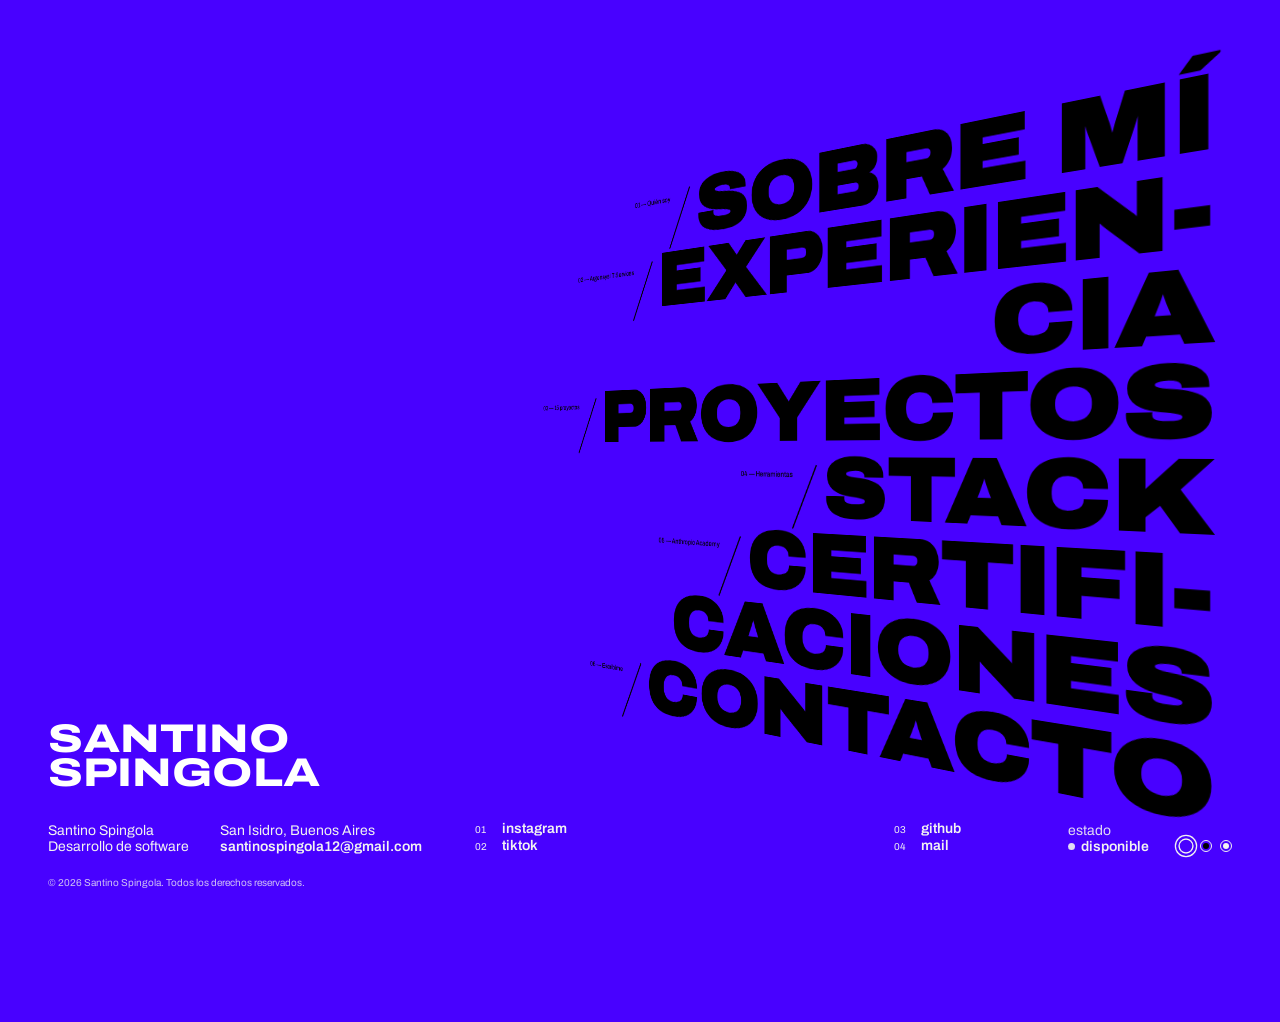
<file: index.html>
<!DOCTYPE html>
<html lang="es" class="no-js">

<head>
  <meta charset="UTF-8">
  <meta name="viewport" content="width=device-width, initial-scale=1.0">
  <title>Santino Spingola — Desarrollo de software y arquitectura de sistemas</title>
  <meta name="description"
    content="Santino Spingola, desarrollador de software. Diseño y construyo sistemas de punta a punta: arquitectura, desarrollo, despliegue y operación en producción.">
  <meta name="theme-color" content="#4801FF" id="theme-color">

  <!-- Open Graph — cómo se ve al compartir el link -->
  <meta property="og:type" content="website">
  <meta property="og:title" content="Santino Spingola — Desarrollo de software y arquitectura de sistemas">
  <meta property="og:description"
    content="Diseño y construyo sistemas de punta a punta: arquitectura, desarrollo, despliegue y operación en producción.">
  <meta property="og:locale" content="es_AR">
  <meta name="twitter:card" content="summary_large_image">

  <script>
    document.documentElement.classList.remove('no-js');
    // Aplica el modo de color guardado antes de pintar, para evitar el parpadeo
    try {
      var m = localStorage.getItem('color-mode');
      if (m === 'night' || m === 'light') document.documentElement.dataset.mode = m;
    } catch (e) {}
  </script>

  <link rel="preconnect" href="https://fonts.googleapis.com">
  <link rel="preconnect" href="https://fonts.gstatic.com" crossorigin>
  <link href="https://fonts.googleapis.com/css2?family=Archivo:wdth,wght@62..125,400..900&display=swap"
    rel="stylesheet">
  <link rel="stylesheet" href="styles/main.css">
</head>

<body class="intro">

  <a href="#work" class="skip-link">Saltar al contenido</a>

  <!-- LOGO -->
  <a href="#" class="logo" id="logo" aria-label="Santino Spingola — inicio">
    <span class="slide"><span>Santino</span></span>
    <span class="slide"><span>Spingola</span></span>
  </a>

  <!-- SECCIONES -->
  <main class="stage" id="work">
    <h1 class="sr-only">Santino Spingola — Desarrollo de software y arquitectura de sistemas.</h1>
    <ul class="projects" id="projects">
      <li class="project"><div class="project-box"><a href="#sobre-mi" data-info="01 — Quién soy">Sobre mí</a></div></li>
      <li class="project"><div class="project-box"><a href="#experiencia" data-info="02 — Argensys IT Services">Experien-<br>cia</a></div></li>
      <li class="project"><div class="project-box"><a href="#proyectos" data-info="03 — 15 proyectos">Proyectos</a></div></li>
      <li class="project"><div class="project-box"><a href="#stack" data-info="04 — Herramientas">Stack</a></div></li>
      <li class="project"><div class="project-box"><a href="#certificaciones" data-info="05 — Anthropic Academy">Certifi-<br>caciones</a></div></li>
      <li class="project"><div class="project-box"><a href="#contacto" data-info="06 — Escribime">Contacto</a></div></li>
    </ul>
  </main>

  <!-- INFO / NAV -->
  <footer class="info" id="info">
    <ul class="info-col">
      <li>Santino Spingola</li>
      <li>Desarrollo de software</li>
    </ul>
    <ul class="info-col">
      <li>San Isidro, Buenos Aires</li>
      <li><a href="mailto:santinospingola12@gmail.com"><strong>santinospingola12@gmail.com</strong></a></li>
    </ul>
    <nav class="info-col info-nav" aria-label="Redes">
      <ul>
        <li><a href="https://www.instagram.com/spingola.ai/" target="_blank" rel="noopener"><span>01</span> <strong>instagram</strong></a></li>
        <li><a href="https://www.tiktok.com/@spingola.software" target="_blank" rel="noopener"><span>02</span> <strong>tiktok</strong></a></li>
      </ul>
    </nav>
    <nav class="info-col info-social" aria-label="Contacto directo">
      <ul>
        <li><a href="https://github.com/SantinoSpingola/" target="_blank" rel="noopener"><span>03</span> <strong>github</strong></a></li>
        <li><a href="mailto:santinospingola12@gmail.com"><span>04</span> <strong>mail</strong></a></li>
      </ul>
    </nav>
    <div class="info-col info-status">
      <span>estado</span>
      <strong><span class="live-dot" aria-hidden="true"></span>disponible</strong>
    </div>
    <div class="modes" role="group" aria-label="Modo de color">
      <button type="button" class="mode" data-mode="ultra" aria-label="Modo ultra (violeta)"></button>
      <button type="button" class="mode" data-mode="night" aria-label="Modo noche"></button>
      <button type="button" class="mode" data-mode="light" aria-label="Modo claro"></button>
    </div>
    <p class="copyright">© 2026 Santino Spingola. Todos los derechos reservados.</p>
  </footer>

  <!-- PANEL — secciones y casos -->
  <div class="panel" id="panel" role="dialog" aria-modal="true" aria-label="Detalle">
    <div class="panel-top">
      <a href="#" class="panel-logo" data-close aria-label="Volver al inicio">
        <span>Santino</span><span>Spingola</span>
      </a>
      <nav class="panel-nav" aria-label="Secciones">
        <a href="#sobre-mi" class="nav-link"><span>01</span> <strong>sobre mí</strong></a>
        <a href="#proyectos" class="nav-link"><span>02</span> <strong>proyectos</strong></a>
        <a href="#contacto" class="nav-link"><span>03</span> <strong>contacto</strong></a>
      </nav>
      <button type="button" class="panel-close" id="panel-close" data-close aria-label="Cerrar"></button>
    </div>

    <!-- SOBRE MÍ -->
    <article class="sheet" id="sobre-mi" data-title="Sobre mí">
      <div class="sheet-lead">
        <p class="kicker">01 — Sobre mí</p>
        <h2 class="case-title">Sobre mí</h2>
        <h3 class="lead">Diseño y construyo sistemas de punta a punta: entiendo el problema, defino la arquitectura, lo
          desarrollo, lo despliego y lo mantengo en producción.</h3>
        <p>Santino Spingola, desarrollador de software. Programo desde los 15 años. A los 18, al egresar de un
          secundario técnico, empecé a trabajar para empresas construyendo e integrando sus sistemas. Hoy trabajo en
          Argensys IT Services y desarrollo proyectos propios con Spingola.</p>
      </div>
      <div class="sheet-col">
        <section class="block">
          <h5>Enfoque</h5>
          <p>Mi foco está en crear: sistemas y aplicaciones que funcionan en producción, con usuarios reales resolviendo
            problemas concretos. La IA me permite construir más rápido. El criterio técnico que formé en estos años es lo
            que hace que cada solución funcione en la operación diaria y genere un ahorro de tiempo real.</p>
        </section>
        <section class="block">
          <h5>Cómo trabajo</h5>
          <ul>
            <li>Relevo el proceso con las áreas que lo van a usar.</li>
            <li>Defino la arquitectura, desarrollo y despliego.</li>
            <li>Capacito al equipo y dejo todo documentado para que no dependa de mí.</li>
          </ul>
        </section>
        <section class="block">
          <h5>Disponibilidad</h5>
          <h6>Nuevos proyectos —</h6>
          <p>Trabajo remoto, con clientes de cualquier ubicación.</p>
        </section>
      </div>
      <div class="sheet-col">
        <section class="block">
          <h5>En números</h5>
          <ul class="numbers">
            <li><strong>25+</strong> proyectos desarrollados</li>
            <li><strong>6</strong> empresas cliente</li>
            <li><strong>18</strong> automatizaciones e integraciones</li>
          </ul>
        </section>
        <section class="block">
          <h5>Hablemos</h5>
          <p>Si tu equipo pierde horas en un proceso manual, contame cuál es y vemos cómo automatizarlo.</p>
          <p class="gap"><a class="u" href="#contacto"><strong>Contacto →</strong></a><br>
            <a class="u" href="#proyectos"><strong>Ver proyectos →</strong></a></p>
        </section>
      </div>
    </article>

    <!-- EXPERIENCIA -->
    <article class="sheet" id="experiencia" data-title="Experiencia">
      <div class="sheet-lead">
        <p class="kicker">02 — Experiencia · Abr 2025 — Presente</p>
        <h2 class="case-title">Argensys</h2>
        <h3 class="lead">AI Engineer independiente para Argensys IT Services: diseño e implemento integraciones,
          automatizaciones y agentes de IA para sus empresas clientes, desde la auditoría del proceso hasta la puesta en
          producción.</h3>
        <p>Me reúno con cada cliente, audito sus procesos y propongo oportunidades de automatización. Cuando la empresa
          ya llega con una idea, la bajo a una solución concreta y la implemento.</p>
      </div>
      <div class="sheet-col">
        <section class="block">
          <h5>Integraciones</h5>
          <h6>Bitrix24 ↔ BAS —</h6>
          <p>Integración bidireccional que automatiza el alta de clientes, con middleware y backend propios sobre la
            API de BAS.</p>
          <h6>Bitrix24 ↔ Bejerman —</h6>
          <p>Procesamiento automático de notas de pedido vía SOAP, con middleware y backend propios. Les ahorra horas
            de carga manual a los comerciales.</p>
          <p><a class="u" href="#crm-erp"><strong>Ver caso →</strong></a></p>
          <h6>Bitrix24 de punta a punta —</h6>
          <p>API, embudos de venta, automatizaciones y configuración completa de la plataforma para cada cliente.</p>
          <p><a class="u" href="#bitrix24"><strong>Ver caso →</strong></a></p>
        </section>
        <section class="block">
          <h5>Sistemas y APIs que integré</h5>
          <h6>Gestión comercial y ERP —</h6>
          <p>Bitrix24 REST API · Bejerman (SOAP) · BAS API · ARCA (factura electrónica) · Hotmart</p>
          <h6>Mensajería y atención —</h6>
          <p>WhatsApp Business API · Telegram API · Email · contact centers externos</p>
          <h6>IA y datos —</h6>
          <p>Claude API · Gemini API · Groq · OpenRouter · DeepSeek · Google Maps API</p>
          <h6>Automatización —</h6>
          <p>n8n · Webhooks · middleware propio en Node.js</p>
          <h6>Lenguajes full stack —</h6>
          <p>Python · JavaScript · TypeScript · Node.js · PHP · SQL</p>
        </section>
      </div>
      <div class="sheet-col">
        <section class="block">
          <h5>Automatización e IA</h5>
          <h6>Contact centers con agentes de IA —</h6>
          <p>Integré Bitrix24 con contact centers externos y automaticé la gestión de conversaciones con leads por
            WhatsApp mediante agentes de IA.</p>
          <p><a class="u" href="#contact-center"><strong>Ver caso →</strong></a></p>
          <h6>Notificaciones automáticas —</h6>
          <p>Avisos por mail y WhatsApp disparados desde Bitrix24 y orquestados con n8n.</p>
          <p><a class="u" href="#notificaciones"><strong>Ver caso →</strong></a></p>
          <h6>Contenido con IA —</h6>
          <p>Sistema de creación y edición automática de contenido con IA integrada, desarrollado para Argensys.</p>
          <p><a class="u" href="#content-studio"><strong>Ver caso →</strong></a></p>
          <h6>Prospección automática —</h6>
          <p>Sistemas que detectan empresas prospecto a partir de Google Maps y las califican con IA.</p>
          <p><a class="u" href="#prospeccion"><strong>Ver caso →</strong></a></p>
        </section>
        <section class="block">
          <h5>Proceso con cada cliente</h5>
          <ul>
            <li>Reunión inicial y auditoría de procesos.</li>
            <li>Propuesta de automatización o diseño de la idea del cliente.</li>
            <li>Desarrollo, puesta en producción y capacitación.</li>
          </ul>
        </section>
      </div>
    </article>

    <!-- PROYECTOS -->
    <article class="sheet" id="proyectos" data-title="Proyectos">
      <div class="sheet-lead">
        <p class="kicker">03 — Proyectos</p>
        <h2 class="case-title">Proyectos</h2>
        <h3 class="lead">Sistemas en producción, integraciones y automatizaciones, para empresas clientes y como
          productos propios.</h3>
        <p>Cada caso cuenta el problema, la solución, las decisiones técnicas y el resultado. El código que puedo
          compartir está en GitHub, con su documentación.</p>
        <p class="links"><a class="u" href="https://github.com/SantinoSpingola/" target="_blank" rel="noopener"><strong>Ver mi GitHub →</strong></a></p>
      </div>
      <div class="sheet-col">
        <section class="block">
          <h5>Para clientes · Argensys</h5>
          <ul class="index">
            <li><a href="#crm-erp"><span>01</span><strong>CRM × ERP</strong><em>Bitrix24 con Bejerman y BAS</em></a></li>
            <li><a href="#contact-center"><span>02</span><strong>Contact center con IA</strong><em>Agentes de IA en WhatsApp</em></a></li>
            <li><a href="#notificaciones"><span>03</span><strong>Notificaciones automáticas</strong><em>Mail y WhatsApp con n8n</em></a></li>
            <li><a href="#bitrix24"><span>04</span><strong>Bitrix24 a medida</strong><em>API, embudos y automatizaciones</em></a></li>
            <li><a href="#content-studio"><span>05</span><strong>Content Studio</strong><em>Contenido automático con IA</em></a></li>
            <li><a href="#prospeccion"><span>06</span><strong>Prospección B2B</strong><em>Google Maps + scoring con IA</em></a></li>
          </ul>
        </section>
      </div>
      <div class="sheet-col">
        <section class="block">
          <h5>Sistemas en producción</h5>
          <ul class="index">
            <li><a href="#orbita"><span>07</span><strong>Órbita</strong><em>CRM comercial multi-tenant</em></a></li>
            <li><a href="#aula"><span>08</span><strong>Aula</strong><em>Plataforma de cursos autoalojada</em></a></li>
            <li><a href="#gestion-arca"><span>09</span><strong>Sistema de gestión</strong><em>Clientes, contenido y facturación ARCA</em></a></li>
            <li><a href="#titan-gym"><span>10</span><strong>Titan Gym</strong><em>Socios, cuotas y cupos</em></a></li>
            <li><a href="#asesor-ia"><span>11</span><strong>Asesor virtual con IA</strong><em>IA conversacional · demo pública</em></a></li>
          </ul>
        </section>
        <section class="block">
          <h5>Automatización</h5>
          <ul class="index">
            <li><a href="#n8n"><span>12</span><strong>Automatizaciones n8n</strong><em>Agentes de WhatsApp y procesos en producción</em></a></li>
          </ul>
        </section>
        <section class="block">
          <h5>Open source y otros</h5>
          <ul class="index">
            <li><a href="#plataforma-base"><span>13</span><strong>Plataforma base</strong><em>Núcleo para sistemas de gestión</em></a></li>
            <li><a href="#smart-money"><span>14</span><strong>smart-money-tracker</strong><em>Análisis on-chain</em></a></li>
            <li><a href="#btc-bot"><span>15</span><strong>BTC Bot Auto</strong><em>Trading autónomo</em></a></li>
          </ul>
        </section>
      </div>
    </article>

    <!-- STACK -->
    <article class="sheet" id="stack" data-title="Stack">
      <div class="sheet-lead">
        <p class="kicker">04 — Stack tecnológico</p>
        <h2 class="case-title">Stack</h2>
        <h3 class="lead">Las herramientas con las que diseño, construyo y opero sistemas en producción.</h3>
      </div>
      <div class="sheet-col">
        <section class="block">
          <h5>Servicios</h5>
          <h6>IA aplicada —</h6>
          <ul>
            <li>Claude API · Claude Code headless</li>
            <li>Agentes · MCP · Prompt engineering</li>
            <li>LLMs multi-proveedor · transcripción · visión</li>
          </ul>
          <h6>Automatización &amp; APIs —</h6>
          <ul>
            <li>n8n · REST · Webhooks</li>
            <li>WhatsApp (Evolution API · Business API) · Telegram API</li>
            <li>Mercado Pago · Stripe · Hotmart</li>
            <li>SOAP / WSDL · Middleware</li>
          </ul>
          <h6>CRM, ERP y facturación —</h6>
          <ul>
            <li>Bitrix24 · Bejerman · BAS · Hotmart</li>
            <li>ARCA · factura electrónica</li>
          </ul>
        </section>
      </div>
      <div class="sheet-col">
        <section class="block">
          <h5>Desarrollo full stack</h5>
          <h6>Lenguajes —</h6>
          <ul>
            <li>Python · JavaScript · TypeScript</li>
            <li>PHP · SQL · HTML / CSS</li>
          </ul>
          <h6>Backend —</h6>
          <ul>
            <li>Node.js · FastAPI · Express</li>
            <li>APIs REST · SOAP · Webhooks</li>
          </ul>
          <h6>Bases de datos —</h6>
          <ul>
            <li>PostgreSQL · SQLite · Supabase · Redis</li>
            <li>Drizzle ORM · Row Level Security</li>
          </ul>
          <h6>Frontend —</h6>
          <ul>
            <li>Next.js 16 · React 19 · Tailwind</li>
            <li>HTMX · Alpine.js · PWA</li>
          </ul>
          <h6>Arquitectura —</h6>
          <ul>
            <li>Monolito modular · Ports &amp; adapters</li>
            <li>Multi-tenancy · RLS · RBAC · Event bus con outbox</li>
          </ul>
          <h6>Infraestructura —</h6>
          <ul>
            <li>VPS Linux · Docker Compose · Caddy</li>
            <li>Vercel · ffmpeg / HLS · Backups automáticos</li>
          </ul>
          <h6>Calidad —</h6>
          <ul>
            <li>Vitest · Playwright · pytest</li>
            <li>Tests contra bases reales · ADRs</li>
          </ul>
        </section>
      </div>
    </article>

    <!-- CERTIFICACIONES -->
    <article class="sheet" id="certificaciones" data-title="Certificaciones">
      <div class="sheet-lead">
        <p class="kicker">05 — Certificaciones · 2026</p>
        <h2 class="case-title">Certifi&shy;caciones</h2>
        <h3 class="lead">Formación en Claude, Claude Code, Claude Cowork y AI Fluency, con certificados de Anthropic
          Academy.</h3>
        <p>Cada certificado enlaza a su verificación pública.</p>
      </div>
      <div class="sheet-col">
        <section class="block">
          <h5>Anthropic Academy</h5>
          <ul id="cert-list" class="certs"></ul>
        </section>
      </div>
    </article>

    <!-- CONTACTO -->
    <article class="sheet" id="contacto" data-title="Contacto">
      <div class="sheet-lead">
        <p class="kicker">06 — Contacto</p>
        <h2 class="case-title">Contacto</h2>
        <h3 class="lead">Si tu equipo pierde horas en un proceso manual, se puede automatizar.</h3>
        <p>Escribime qué pasa hoy, qué sistemas usan y cuánto tiempo les lleva. Con eso coordinamos una llamada y te
          digo qué se puede resolver con IA, automatización o una integración.</p>
      </div>
      <div class="sheet-col">
        <section class="block">
          <h5>Email directo</h5>
          <p><a class="u" href="mailto:santinospingola12@gmail.com"><strong>santinospingola12@gmail.com</strong></a></p>
        </section>
        <section class="block">
          <h5>Teléfono</h5>
          <p><a class="u" href="tel:+5491168792883"><strong>+54 9 11 6879-2883</strong></a><br>
            <a class="u" href="https://wa.me/5491168792883" target="_blank" rel="noopener"><strong>Escribir por WhatsApp →</strong></a></p>
        </section>
        <section class="block">
          <h5>Redes</h5>
          <p><a class="u" href="https://www.instagram.com/spingola.ai/" target="_blank" rel="noopener"><strong>Instagram — @spingola.ai</strong></a><br>
            <a class="u" href="https://www.tiktok.com/@spingola.software" target="_blank" rel="noopener"><strong>TikTok — @spingola.software</strong></a><br>
            <a class="u" href="https://github.com/SantinoSpingola/" target="_blank" rel="noopener"><strong>GitHub — SantinoSpingola</strong></a></p>
        </section>
      </div>
      <div class="sheet-col">
        <section class="block">
          <h5>Modalidad</h5>
          <p>Trabajo remoto, con clientes de cualquier ubicación.</p>
        </section>
      </div>
    </article>

    <!-- 09 GESTIÓN + ARCA -->
    <article class="sheet" id="gestion-arca" data-title="Sistema de gestión con facturación ARCA">
      <div class="sheet-lead">
        <p class="kicker"><a class="u" href="#proyectos">← Proyectos</a> · Caso 09 — Producto propio · En uso</p>
        <h2 class="case-title">Sistema de gestión</h2>
        <h3 class="lead">Sistema de gestión propio que organiza todos mis clientes al mismo tiempo, integra Content
          Studio para producir su contenido y factura de forma automática a través de ARCA.</h3>
        <p>Llevar varios clientes a la vez implica hacer seguimiento, producir contenido y facturar, casi siempre en
          herramientas separadas. Este sistema reúne todo en un solo panel, y también se opera escribiéndole a un
          número de WhatsApp.</p>
        <p class="links">
          <a class="u" href="https://github.com/SantinoSpingola/content-studio" target="_blank" rel="noopener"><strong>Ver repositorio →</strong></a>
        </p>
      </div>
      <div class="sheet-col">
        <section class="block">
          <h5>Gestión de clientes</h5>
          <p>Todos los clientes organizados al mismo tiempo: datos, contenido y facturación de cada uno en un mismo
            lugar.</p>
        </section>
        <section class="block">
          <h5>Content Studio integrado</h5>
          <ul>
            <li>Edición de video.</li>
            <li>Creación de contenido.</li>
            <li>Generación de guiones de video.</li>
          </ul>
          <p class="gap"><a class="u" href="#content-studio"><strong>Ver Content Studio →</strong></a></p>
        </section>
      </div>
      <div class="sheet-col">
        <section class="block">
          <h5>Facturación con ARCA</h5>
          <p>Conectado a los web services de facturación electrónica de ARCA: las facturas a clientes se emiten solas,
            cada una con su CAE, sin cargar comprobantes a mano.</p>
        </section>
        <section class="block">
          <h5>Operable por WhatsApp</h5>
          <p>Un agente en n8n traduce mensajes, audios, fotos y videos a acciones del sistema: crear un posteo, mover
            una publicación o emitir una factura, siempre con vista previa y validación antes de emitir.</p>
          <p class="gap"><a class="u" href="#n8n"><strong>Ver automatizaciones →</strong></a></p>
        </section>
        <section class="block">
          <h5>Stack</h5>
          <p>FastAPI · Python · HTMX · Alpine · SQLModel · Playwright · Remotion · Claude Code · ARCA · n8n · 485 tests</p>
        </section>
      </div>
      <div class="shots">
        <figure><img src="img/gestion-posteo.jpg" alt="Posteo generado con copy, hashtags y slide renderizado" loading="lazy" width="1400" height="1069"><figcaption>Creador de posteos: copy, hashtags y slides renderizados.</figcaption></figure>
        <figure><img src="img/gestion-facturacion.jpg" alt="Listado de facturas emitidas en ARCA" loading="lazy" width="1400" height="933"><figcaption>Facturación electrónica con CAE.</figcaption></figure>
      </div>
    </article>

    <!-- 07 ÓRBITA -->
    <article class="sheet" id="orbita" data-title="Órbita">
      <div class="sheet-lead">
        <p class="kicker"><a class="u" href="#proyectos">← Proyectos</a> · Caso 07 — Producto propio · En producción</p>
        <h2 class="case-title">Órbita</h2>
        <h3 class="lead">Plataforma de gestión comercial multi-tenant: contactos, catálogo con precios y promociones
          vigentes, pipeline con cronómetro de primera respuesta y las conversaciones de WhatsApp dentro del mismo
          sistema.</h3>
        <p>Un equipo comercial vendía sobre planillas compartidas y mensajes directos. Nadie sabía cuánto tardaba el
          equipo en responder un lead, las oportunidades se enfriaban sin que nadie lo notara, y el dueño no podía ver
          el rendimiento del equipo sin preguntar uno por uno.</p>
        <p class="links">
          <a class="u" href="https://github.com/SantinoSpingola/orbita-crm" target="_blank" rel="noopener"><strong>Ver repositorio →</strong></a>
        </p>
      </div>
      <div class="sheet-col">
        <section class="block">
          <h5>Mi participación</h5>
          <h6>Desarrollador único —</h6>
          <ul>
            <li>Arquitectura, base de datos, backend, interfaz, pruebas y despliegue: todo.</li>
            <li>7 módulos, 45 tablas, ~34.000 líneas de TypeScript.</li>
            <li>500 pruebas automatizadas y compuertas de calidad en verde.</li>
          </ul>
        </section>
        <section class="block">
          <h5>Producción</h5>
          <ul>
            <li>Supabase y Vercel en São Paulo, con driver dual: Postgres embebido en desarrollo y pruebas.</li>
            <li>Capacitación y soporte continuo al equipo comercial que lo opera a diario.</li>
          </ul>
        </section>
        <section class="block">
          <h5>Impacto</h5>
          <p>El equipo dejó las planillas: hoy opera dentro del sistema, con WhatsApp, pipeline y catálogo en un solo
            lugar. Su núcleo se volvió la base de todos mis sistemas siguientes.</p>
        </section>
      </div>
      <div class="sheet-col">
        <section class="block">
          <h5>Decisiones de ingeniería</h5>
          <h6>Aislamiento por RLS en la base —</h6>
          <p>No en el código, con una prueba que intenta la fuga entre empresas.</p>
          <h6>Bus de eventos persistido —</h6>
          <p>Outbox transaccional, manejadores idempotentes y cola de fallidos operable.</p>
          <h6>Puertos y adaptadores —</h6>
          <p>8 integraciones con dobles funcionales, incluido un puerto de IA para clasificación y resúmenes.</p>
          <h6>Capa anticorrupción —</h6>
          <p>Sobre la API de WhatsApp: tolera payloads desconocidos sin cortar el servicio.</p>
        </section>
        <section class="block">
          <h5>Stack</h5>
          <p>Next.js 15 · React 19 · TypeScript · Drizzle ORM · PostgreSQL · RLS · Supabase · WhatsApp API · n8n ·
            Vitest</p>
          <p class="note">Código público en versión anonimizada: sin datos ni marca del cliente.</p>
        </section>
      </div>
      <div class="shots">
        <figure><img src="img/orbita-panel.jpg" alt="Panel del equipo con facturación, conversión y tiempo de primera respuesta" loading="lazy" width="1400" height="875"><figcaption>Panel del equipo: facturación, conversión, primera respuesta y por qué se pierde.</figcaption></figure>
        <figure><img src="img/orbita-pipeline.jpg" alt="Pipeline kanban de un comercial" loading="lazy" width="1400" height="875"><figcaption>Pipeline por comercial con próximas acciones y alertas de inactividad.</figcaption></figure>
      </div>
    </article>

    <!-- 08 AULA -->
    <article class="sheet" id="aula" data-title="Aula">
      <div class="sheet-lead">
        <p class="kicker"><a class="u" href="#proyectos">← Proyectos</a> · Caso 08 — Para cliente · En producción</p>
        <h2 class="case-title">Aula</h2>
        <h3 class="lead">Plataforma de cursos y membresías autoalojada, estilo Hotmart Club: cursos con video propio,
          progreso, comentarios, mentorías en vivo y 1 a 1, accesos que se activan solos con el pago y app
          instalable con notificaciones.</h3>
        <p>Una mentora vendía sus programas en una plataforma de infoproductos y quería llevar la experiencia de sus
          alumnas a algo propio: su marca, sus reglas de acceso y sin comisiones por venta, sin perder los cursos y
          las horas de video que ya tenía publicados.</p>
        <p class="links">
          <a class="u" href="https://github.com/SantinoSpingola/aula-plataforma-cursos" target="_blank" rel="noopener"><strong>Ver repositorio →</strong></a>
        </p>
      </div>
      <div class="sheet-col">
        <section class="block">
          <h5>Decisiones de ingeniería</h5>
          <h6>Video propio en HLS —</h6>
          <p>Un worker con ffmpeg convierte cada video a 360p, 720p y 1080p, servido con links firmados atados a la
            sesión. Sin costo por minuto reproducido.</p>
          <h6>Accesos por webhook —</h6>
          <p>Mercado Pago, Stripe y Hotmart con firma validada y eventos idempotentes: una compra da acceso y un
            reembolso lo revoca.</p>
          <h6>Migración sin pérdidas —</h6>
          <p>Importador idempotente desde Hotmart: cursos, módulos, clases, portadas y más de 40 GB de video.</p>
          <h6>Reglas de acceso en el servidor —</h6>
          <p>Un test recorre todas las páginas privadas y falla si alguna no exige sesión o rol.</p>
        </section>
      </div>
      <div class="sheet-col">
        <section class="block">
          <h5>Producción</h5>
          <ul>
            <li>VPS propio con Docker Compose, Caddy y HTTPS automático.</li>
            <li>Login propio, emails transaccionales y backups automáticos.</li>
            <li>Construida en 18 hitos: primero sobre Supabase y después migrada entera al VPS.</li>
          </ul>
        </section>
        <section class="block">
          <h5>Stack</h5>
          <p>Next.js 16 · React 19 · TypeScript · Tailwind · PostgreSQL · Drizzle ORM · hls.js · ffmpeg · web-push ·
            Docker · Caddy</p>
          <p class="note">Código público en versión anonimizada, con catálogo demo.</p>
        </section>
      </div>
      <div class="shots">
        <figure><img src="img/aula-inicio.jpg" alt="Inicio de la alumna con continuar viendo y progreso" loading="lazy" width="1400" height="875"><figcaption>Inicio de la alumna: continuar viendo y progreso por curso.</figcaption></figure>
        <figure><img src="img/aula-clase.jpg" alt="Clase con video, temario y comentarios" loading="lazy" width="1400" height="875"><figcaption>Clase con video HLS, temario, calificación y comentarios.</figcaption></figure>
      </div>
    </article>

    <!-- 10 TITAN GYM -->
    <article class="sheet" id="titan-gym" data-title="Titan Gym">
      <div class="sheet-lead">
        <p class="kicker"><a class="u" href="#proyectos">← Proyectos</a> · Caso 10 — Producto propio · Demo pública</p>
        <h2 class="case-title">Titan Gym</h2>
        <h3 class="lead">Gestión de socios y cuotas: alta en tres pasos, plan anual en cuotas con semáforo de saldo,
          alertas de cupo y apto físico, y exportación para tesorería.</h3>
        <p>Gimnasios, academias y campamentos se manejan con WhatsApp, Excel y cuadernos, y no hay forma rápida de saber
          quién debe, quién no presentó el apto físico o cuánto se cobró este mes.</p>
        <p class="links">
          <a class="u" href="https://titan-gym.vercel.app" target="_blank" rel="noopener"><strong>Ver demo →</strong></a>
          <a class="u" href="https://github.com/SantinoSpingola/titan-gym" target="_blank" rel="noopener"><strong>Ver repositorio →</strong></a>
        </p>
      </div>
      <div class="sheet-col">
        <section class="block">
          <h5>Qué resuelve</h5>
          <ul>
            <li>Cada socio con su monto acordado, repartido solo en cuotas.</li>
            <li>Pagos asignados a una cuota o como pago general.</li>
            <li>Alertas de cupo excedido y apto físico faltante.</li>
            <li>Planillas de socios y de tesorería listas para Excel.</li>
            <li>Pensado para cargarse desde el celular en el mostrador.</li>
          </ul>
        </section>
      </div>
      <div class="sheet-col">
        <section class="block">
          <h5>Origen</h5>
          <p>Nació como sistema de inscripciones y cuotas para un campamento y se adaptó a gimnasios sin tocar el
            dominio: el mismo núcleo sirve para cualquier negocio con cupo, temporada y cobro en cuotas.</p>
        </section>
        <section class="block">
          <h5>Stack</h5>
          <p>Next.js 15 · TypeScript · Tailwind · Drizzle ORM · PostgreSQL · Supabase · Zod · Vitest · Vercel</p>
        </section>
      </div>
      <div class="shots">
        <figure><img src="img/titan-dashboard.jpg" alt="Dashboard con recaudación y socios por categoría" loading="lazy" width="1400" height="875"><figcaption>Dashboard de recaudación y ocupación.</figcaption></figure>
        <figure><img src="img/titan-socio.jpg" alt="Ficha de socio con el estado de cada cuota" loading="lazy" width="1400" height="875"><figcaption>Ficha del socio con el semáforo de cada cuota.</figcaption></figure>
      </div>
    </article>

    <!-- 12 AUTOMATIZACIONES N8N -->
    <article class="sheet" id="n8n" data-title="Automatizaciones con n8n">
      <div class="sheet-lead">
        <p class="kicker"><a class="u" href="#proyectos">← Proyectos</a> · Caso 12 — Automatización · En producción</p>
        <h2 class="case-title">Automati&shy;zaciones</h2>
        <h3 class="lead">Flujos de n8n en producción para clientes reales: agentes de IA por WhatsApp, procesos
          asíncronos, facturación conversacional y operación de la infraestructura de mensajería.</h3>
        <p>Cada flujo está documentado con su diagrama y sus decisiones de diseño; los más chicos, como plantillas
          listas para importar.</p>
        <p class="links">
          <a class="u" href="https://github.com/SantinoSpingola/n8n-automatizaciones" target="_blank" rel="noopener"><strong>Ver repositorio →</strong></a>
        </p>
      </div>
      <div class="sheet-col">
        <section class="block">
          <h5>Algunos flujos</h5>
          <h6>Agente de operaciones por WhatsApp —</h6>
          <p>61 nodos: crea contenido, mueve publicaciones y emite facturas en ARCA a partir de mensajes, audios,
            fotos y videos.</p>
          <h6>Poller de trabajos asíncronos —</h6>
          <p>Los trabajos largos se encolan y el resultado le llega por WhatsApp a quien lo pidió.</p>
          <h6>Facturación conversacional —</h6>
          <p>Un cliente arma su liquidación mensual conversando, con feriados por API y confirmación explícita.</p>
          <h6>Asesor con IA multimodal —</h6>
          <p>Buffer de mensajes en Redis, transcripción de audios, análisis de imágenes y memoria en Postgres.</p>
        </section>
      </div>
      <div class="sheet-col">
        <section class="block">
          <h5>Cómo los diseño</h5>
          <ul>
            <li>El modelo conversa; cálculos, montos y emisiones viven en código.</li>
            <li>Confirmación explícita antes de cualquier acción irreversible.</li>
            <li>Nada bloqueante en el webhook: lo largo se encola.</li>
            <li>Cada error le llega a la persona que pidió la acción.</li>
          </ul>
        </section>
        <section class="block">
          <h5>Stack</h5>
          <p>n8n · Evolution API · DeepSeek · OpenAI · Redis · PostgreSQL · Data Tables · ARCA</p>
        </section>
      </div>
    </article>

    <!-- 11 ASESOR VIRTUAL IA -->
    <article class="sheet" id="asesor-ia" data-title="Asesor virtual con IA">
      <div class="sheet-lead">
        <p class="kicker"><a class="u" href="#proyectos">← Proyectos</a> · Caso 11 — IA conversacional · Demo pública</p>
        <h2 class="case-title">Asesor Virtual</h2>
        <h3 class="lead">Un agente conversacional para inmobiliarias que responde disponibilidad, condiciones y
          requisitos, agenda visitas dentro de la misma conversación, analiza imágenes de propiedades y mantiene el
          contexto entre mensajes.</h3>
        <p>Una inmobiliaria recibe todos los días las mismas consultas: si la propiedad sigue disponible, qué requisitos
          piden, cuánto es el depósito, si se puede visitar el sábado. Llegan fuera de horario, se acumulan, y cada
          respuesta tardía es una visita que no se agenda.</p>
        <p class="links">
          <a class="u" href="https://sistema-inmobiliarias.vercel.app" target="_blank" rel="noopener"><strong>Probar el demo →</strong></a>
          <a class="u" href="https://github.com/SantinoSpingola/argensys-chatbot" target="_blank" rel="noopener"><strong>Ver repositorio →</strong></a>
        </p>
      </div>
      <div class="sheet-col">
        <section class="block">
          <h5>Arquitectura</h5>
          <h6>Interfaz —</h6>
          <p>Next.js sobre Vercel; la lógica del agente vive en un flujo de n8n.</p>
          <h6>El webhook nunca llega al navegador —</h6>
          <p>El cliente llama a <code>/api/chat</code> y el servidor reenvía a n8n.</p>
          <h6>Memoria —</h6>
          <p>El contexto se sostiene con un sessionId; la memoria vive en el flujo, no en la interfaz.</p>
          <h6>Lectura defensiva —</h6>
          <p>La respuesta de n8n se lee de forma defensiva, para que ajustar el flujo no rompa la interfaz.</p>
          <h6>El agente por dentro —</h6>
          <p>Buffer de mensajes en Redis, transcripción de audios, análisis de imágenes y memoria en Postgres.</p>
          <p><a class="u" href="#n8n"><strong>Ver automatizaciones →</strong></a></p>
        </section>
      </div>
      <div class="sheet-col">
        <section class="block">
          <h5>Por qué importa</h5>
          <p>El comportamiento del asistente se ajusta editando el flujo en n8n, sin tocar código ni volver a
            desplegar. Cambiar una respuesta o sumar un dato que consulte lleva minutos.</p>
        </section>
        <section class="block">
          <h5>Stack</h5>
          <p>IA conversacional · n8n · Next.js · TypeScript · Tailwind · Vercel</p>
        </section>
      </div>
      <div class="shots">
        <figure><img src="img/asesor-chat.jpg" alt="Conversación con el asesor virtual de la inmobiliaria" loading="lazy" width="1400" height="875"><figcaption>El asesor respondiendo en la demo pública.</figcaption></figure>
      </div>
    </article>

    <!-- 05 CONTENT STUDIO -->
    <article class="sheet" id="content-studio" data-title="Content Studio">
      <div class="sheet-lead">
        <p class="kicker"><a class="u" href="#proyectos">← Proyectos</a> · Caso 05 — Argensys IT Services · En uso interno</p>
        <h2 class="case-title">Content Studio</h2>
        <h3 class="lead">Sistema de creación y edición automática de contenido con IA, desarrollado para Argensys:
          biblioteca de marca, creador de posteos con slides renderizados, generador de guiones y editor que arma el
          video vertical con subtítulos.</h3>
        <p>Producir contenido de marketing consumía horas del equipo cada semana, y el resultado no mantenía una voz de
          marca consistente entre quien lo escribía y quien lo diseñaba.</p>
      </div>
      <div class="sheet-col">
        <section class="block">
          <h5>Decisiones sobre el uso de IA</h5>
          <h6>Claude Code en modo headless —</h6>
          <p>No la API: usa la sesión del plan del servidor en lugar de facturar por token.</p>
          <h6>Registro de consumo —</h6>
          <p>Cada llamada se registra con módulo, duración, resultado y consumo.</p>
          <h6>Límite del plan —</h6>
          <p>Si el plan llega a su límite, la interfaz lo avisa y el pedido queda pendiente para reintentarlo.</p>
          <h6>Degradación controlada —</h6>
          <p>La aplicación levanta completa aunque el motor de IA no esté configurado.</p>
        </section>
      </div>
      <div class="sheet-col">
        <section class="block">
          <h5>Impacto</h5>
          <p>El equipo pasó de escribir y diseñar cada pieza desde cero a partir de un brief corto, con la voz de marca
            aplicada automáticamente y los archivos listos para publicar.</p>
        </section>
        <section class="block">
          <h5>Stack</h5>
          <p>Claude Code CLI · FastAPI · Python · HTMX · Alpine · SQLite · Playwright · Remotion · Docker · VPS Linux</p>
          <p class="note">Producto interno de Argensys — código no público.</p>
        </section>
      </div>
    </article>

    <!-- 01 CRM ↔ ERP -->
    <article class="sheet" id="crm-erp" data-title="CRM ↔ ERP">
      <div class="sheet-lead">
        <p class="kicker"><a class="u" href="#proyectos">← Proyectos</a> · Caso 01 — Argensys IT Services · Implementado</p>
        <h2 class="case-title">CRM × ERP</h2>
        <h3 class="lead">Dos integraciones bidireccionales con middleware y backend propios: Bitrix24 ↔ Bejerman procesa
          las notas de pedido y Bitrix24 ↔ BAS automatiza el alta de clientes.</h3>
        <p>Cuando un negocio se cerraba en Bitrix24, alguien del equipo tenía que volver a cargar el cliente y la nota
          de pedido a mano en el ERP. Doble carga, demoras y errores de tipeo entre dos
          sistemas que no estaban pensados para comunicarse.</p>
      </div>
      <div class="sheet-col">
        <section class="block">
          <h5>Mi participación</h5>
          <h6>Middleware con backend propio —</h6>
          <p>Cada integración corre sobre un servicio Node.js / Express que traduce entre Bitrix24 y el ERP en ambos
            sentidos.</p>
          <h6>Bejerman vía SOAP —</h6>
          <p>Relevé el contrato SOAP con SoapUI, porque el ERP no tenía documentación pública. El servicio arma la nota
            de pedido completa —ítems, IVA, punto de venta, condición de venta— y devuelve la respuesta a Bitrix24.</p>
          <h6>BAS vía API —</h6>
          <p>Alta de clientes sincronizada entre Bitrix24 y BAS en los dos sentidos.</p>
          <h6>Despliegue —</h6>
          <p>Con infraestructura declarada en código.</p>
        </section>
      </div>
      <div class="sheet-col">
        <section class="block">
          <h5>Impacto</h5>
          <p>Los comerciales dejaron de cargar notas de pedido a mano y las altas de cliente dejaron de duplicarse:
            todo se genera solo cuando el negocio avanza en Bitrix24. Son horas de carga manual que el equipo recuperó
            para vender.</p>
        </section>
        <section class="block">
          <h5>Stack</h5>
          <p>SOAP / WSDL · API REST · Bitrix24 REST · Node.js · Express · Webhooks · Middleware · Bejerman · BAS</p>
          <p class="note">Sistemas de cliente — código no público.</p>
        </section>
      </div>
    </article>

    <!-- 02 CONTACT CENTER CON IA -->
    <article class="sheet" id="contact-center" data-title="Contact center con agentes de IA">
      <div class="sheet-lead">
        <p class="kicker"><a class="u" href="#proyectos">← Proyectos</a> · Caso 02 — Argensys IT Services</p>
        <h2 class="case-title">Contact Center IA</h2>
        <h3 class="lead">Bitrix24 integrado con contact centers externos, con agentes de IA que gestionan las
          conversaciones con leads por WhatsApp.</h3>
        <p>Los leads que escriben por WhatsApp esperan una respuesta inmediata. Cuando la atención depende solo del
          equipo, las consultas se acumulan fuera de horario y en los picos de demanda, y parte de esos contactos se
          pierde antes de llegar a un comercial.</p>
      </div>
      <div class="sheet-col">
        <section class="block">
          <h5>La solución</h5>
          <h6>Integración con Bitrix24 —</h6>
          <p>Conexión entre Bitrix24 y contact centers externos, para que la gestión de leads quede centralizada en la
            misma plataforma comercial.</p>
          <h6>Agentes de IA en WhatsApp —</h6>
          <p>Agentes que gestionan de forma automática las conversaciones con leads por WhatsApp.</p>
        </section>
      </div>
      <div class="sheet-col">
        <section class="block">
          <h5>Impacto</h5>
          <p>Cada lead recibe atención inmediata, a cualquier hora, sin sumar personal al equipo.</p>
        </section>
        <section class="block">
          <h5>Stack</h5>
          <p>Bitrix24 · Contact center · WhatsApp · Agentes de IA · API REST</p>
          <p class="note">Sistemas de cliente — código no público.</p>
        </section>
      </div>
    </article>

    <!-- 03 NOTIFICACIONES -->
    <article class="sheet" id="notificaciones" data-title="Notificaciones automáticas">
      <div class="sheet-lead">
        <p class="kicker"><a class="u" href="#proyectos">← Proyectos</a> · Caso 03 — Argensys IT Services</p>
        <h2 class="case-title">Notifica&shy;ciones</h2>
        <h3 class="lead">Avisos automáticos por mail y WhatsApp, disparados desde Bitrix24 y orquestados con n8n.</h3>
        <p>Muchos avisos de un proceso comercial, tanto a clientes como al propio equipo, dependían de que alguien los
          mandara a mano en el momento justo.</p>
      </div>
      <div class="sheet-col">
        <section class="block">
          <h5>La solución</h5>
          <h6>Disparadores en Bitrix24 —</h6>
          <p>Los eventos de Bitrix24 activan los flujos mediante webhooks.</p>
          <h6>Orquestación con n8n —</h6>
          <p>n8n arma cada mensaje y lo envía por el canal que corresponde: mail o WhatsApp.</p>
        </section>
      </div>
      <div class="sheet-col">
        <section class="block">
          <h5>Impacto</h5>
          <p>Los avisos salen siempre y a tiempo, sin depender de que una persona se acuerde de enviarlos.</p>
        </section>
        <section class="block">
          <h5>Stack</h5>
          <p>Bitrix24 · n8n · Webhooks · WhatsApp · Email</p>
          <p class="note">Sistemas de cliente — código no público.</p>
        </section>
      </div>
    </article>

    <!-- 04 BITRIX24 -->
    <article class="sheet" id="bitrix24" data-title="Implementación de Bitrix24">
      <div class="sheet-lead">
        <p class="kicker"><a class="u" href="#proyectos">← Proyectos</a> · Caso 04 — Argensys IT Services</p>
        <h2 class="case-title">Bitrix24</h2>
        <h3 class="lead">Implementación y administración de Bitrix24 de punta a punta para empresas clientes: API,
          embudos de venta y automatizaciones.</h3>
        <p>Una plataforma comercial genérica no se adapta sola al proceso de cada empresa. Sin embudos bien definidos
          ni automatizaciones, el equipo termina trabajando por fuera de la herramienta.</p>
      </div>
      <div class="sheet-col">
        <section class="block">
          <h5>Qué incluye</h5>
          <h6>Embudos de venta —</h6>
          <p>Embudos y etapas diseñados a medida del proceso comercial de cada cliente.</p>
          <h6>Automatizaciones —</h6>
          <p>Automatizaciones internas que eliminan pasos manuales del proceso comercial.</p>
          <h6>API —</h6>
          <p>Desarrollo sobre la API de Bitrix24 para conectarlo con ERP, contact centers, n8n y otros sistemas.</p>
        </section>
      </div>
      <div class="sheet-col">
        <section class="block">
          <h5>Impacto</h5>
          <p>Bitrix24 pasa a ser el centro de la operación comercial. Las integraciones y automatizaciones de esta
            sección se apoyan sobre esa base.</p>
          <p class="gap"><a class="u" href="#crm-erp"><strong>CRM × ERP →</strong></a><br>
            <a class="u" href="#contact-center"><strong>Contact center con IA →</strong></a><br>
            <a class="u" href="#notificaciones"><strong>Notificaciones →</strong></a></p>
        </section>
        <section class="block">
          <h5>Sistemas que conecté a Bitrix24</h5>
          <p>Bejerman (SOAP) · BAS API · Hotmart · n8n · WhatsApp Business API · contact centers externos</p>
          <p class="note">Sistemas de cliente — código no público.</p>
        </section>
      </div>
    </article>

    <!-- 13 PLATAFORMA BASE -->
    <article class="sheet" id="plataforma-base" data-title="Plataforma base">
      <div class="sheet-lead">
        <p class="kicker"><a class="u" href="#proyectos">← Proyectos</a> · Caso 13 — Producto propio · Open source</p>
        <h2 class="case-title">Plataforma Base</h2>
        <h3 class="lead">El núcleo de Órbita extraído a una base reutilizable sin dominio de negocio: identidad,
          sesiones, permisos, multi-tenancy con RLS, bus de eventos, cifrado de secretos y puertos de integración.
          Sumar un módulo son tres declaraciones.</h3>
        <p>Cada sistema de gestión para una PyME arrancaba de cero repitiendo lo mismo: usuarios, permisos, aislamiento
          por cliente, eventos, manejo de dinero y fechas. Semanas de trabajo antes de escribir una línea del negocio
          real.</p>
        <p class="links">
          <a class="u" href="https://github.com/SantinoSpingola/gestion-starter" target="_blank" rel="noopener"><strong>Ver repositorio →</strong></a>
        </p>
      </div>
      <div class="sheet-col">
        <section class="block">
          <h5>Construido encima</h5>
          <h6>Servicios de electricidad —</h6>
          <p>Clientes, presupuestos, materiales y agenda.</p>
          <h6>Distribución mayorista —</h6>
          <p>Motor de precios con listas, escalas y bonificaciones, más facturación electrónica.</p>
          <h6>Análisis funcional de cinco rubros —</h6>
          <p>Consultorio, taller, inmobiliaria, servicio técnico en campo y distribución, definiendo entidades y reglas
            de negocio antes de escribir código.</p>
        </section>
      </div>
      <div class="sheet-col">
        <section class="block">
          <h5>Por qué importa</h5>
          <p>La parte difícil —seguridad, aislamiento de datos y trazabilidad— ya está escrita y probada, así que un
            sistema nuevo arranca directamente por lo que el negocio necesita.</p>
        </section>
        <section class="block">
          <h5>Stack</h5>
          <p>Next.js · TypeScript · Drizzle ORM · PostgreSQL · RLS · RBAC · Event bus · Ports &amp; adapters</p>
        </section>
      </div>
    </article>

    <!-- 14 SMART MONEY -->
    <article class="sheet" id="smart-money" data-title="smart-money-tracker">
      <div class="sheet-lead">
        <p class="kicker"><a class="u" href="#proyectos">← Proyectos</a> · También construí — 14</p>
        <h2 class="case-title">Smart Money</h2>
        <h3 class="lead">Análisis on-chain multi-cadena que detecta tokens con movimiento anómalo y rankea wallets con
          un modelo de scoring propio.</h3>
        <p>Incluye un detector de flotas de bots que las identifica cruzando tokens, sobre la base local y sin consumir
          cuota de APIs.</p>
        <p class="links">
          <a class="u" href="https://github.com/SantinoSpingola/smart-money-tracker" target="_blank" rel="noopener"><strong>Ver repositorio →</strong></a>
        </p>
      </div>
      <div class="sheet-col">
        <section class="block">
          <h5>Stack</h5>
          <p>TypeScript · SQLite · Docker · Railway</p>
        </section>
      </div>
    </article>

    <!-- 06 PROSPECCIÓN -->
    <article class="sheet" id="prospeccion" data-title="Prospección B2B con IA">
      <div class="sheet-lead">
        <p class="kicker"><a class="u" href="#proyectos">← Proyectos</a> · Caso 06 — Argensys IT Services</p>
        <h2 class="case-title">Prospección B2B</h2>
        <h3 class="lead">Sistemas de prospección automática: detectan empresas en Google Maps y las califican como
          prospecto con IA.</h3>
        <p>Armar listas de prospectos a mano lleva horas de búsqueda, y la calificación queda librada al criterio de
          cada persona.</p>
      </div>
      <div class="sheet-col">
        <section class="block">
          <h5>Cómo funciona</h5>
          <h6>Fuente: Google Maps —</h6>
          <p>Búsqueda automática de empresas como punto de partida de la prospección.</p>
          <h6>Scoring con IA —</h6>
          <p>Cada empresa se califica con modelos de lenguaje. Los proveedores se cambian por configuración: Groq,
            Gemini, OpenRouter y DeepSeek.</p>
          <h6>Prompts versionados —</h6>
          <p>Los criterios de calificación se ajustan sin tocar el código.</p>
          <h6>Cumplimiento —</h6>
          <p>Respeta robots.txt y la Ley 25.326 de protección de datos personales.</p>
        </section>
      </div>
      <div class="sheet-col">
        <section class="block">
          <h5>Impacto</h5>
          <p>El equipo comercial trabaja sobre una lista priorizada en lugar de buscar empresa por empresa.</p>
        </section>
        <section class="block">
          <h5>Stack</h5>
          <p>Python · Typer · Google Maps · LLMs multi-proveedor</p>
          <p class="note">Producto interno de Argensys — código no público.</p>
        </section>
      </div>
    </article>

    <!-- 15 BTC BOT -->
    <article class="sheet" id="btc-bot" data-title="BTC Bot Auto">
      <div class="sheet-lead">
        <p class="kicker"><a class="u" href="#proyectos">← Proyectos</a> · También construí — 15</p>
        <h2 class="case-title">BTC Bot</h2>
        <h3 class="lead">Bot de trading autónomo sobre BingX Futures: estrategia propia, dimensionamiento de posición
          desde riesgo fijo y cortes de seguridad automáticos.</h3>
        <p>Con panel de seguimiento en vivo.</p>
      </div>
      <div class="sheet-col">
        <section class="block">
          <h5>Stack</h5>
          <p>Python · FastAPI · Render · GitHub Actions</p>
        </section>
      </div>
    </article>
  </div>

  <script src="js/main.js"></script>
</body>

</html>
</file>
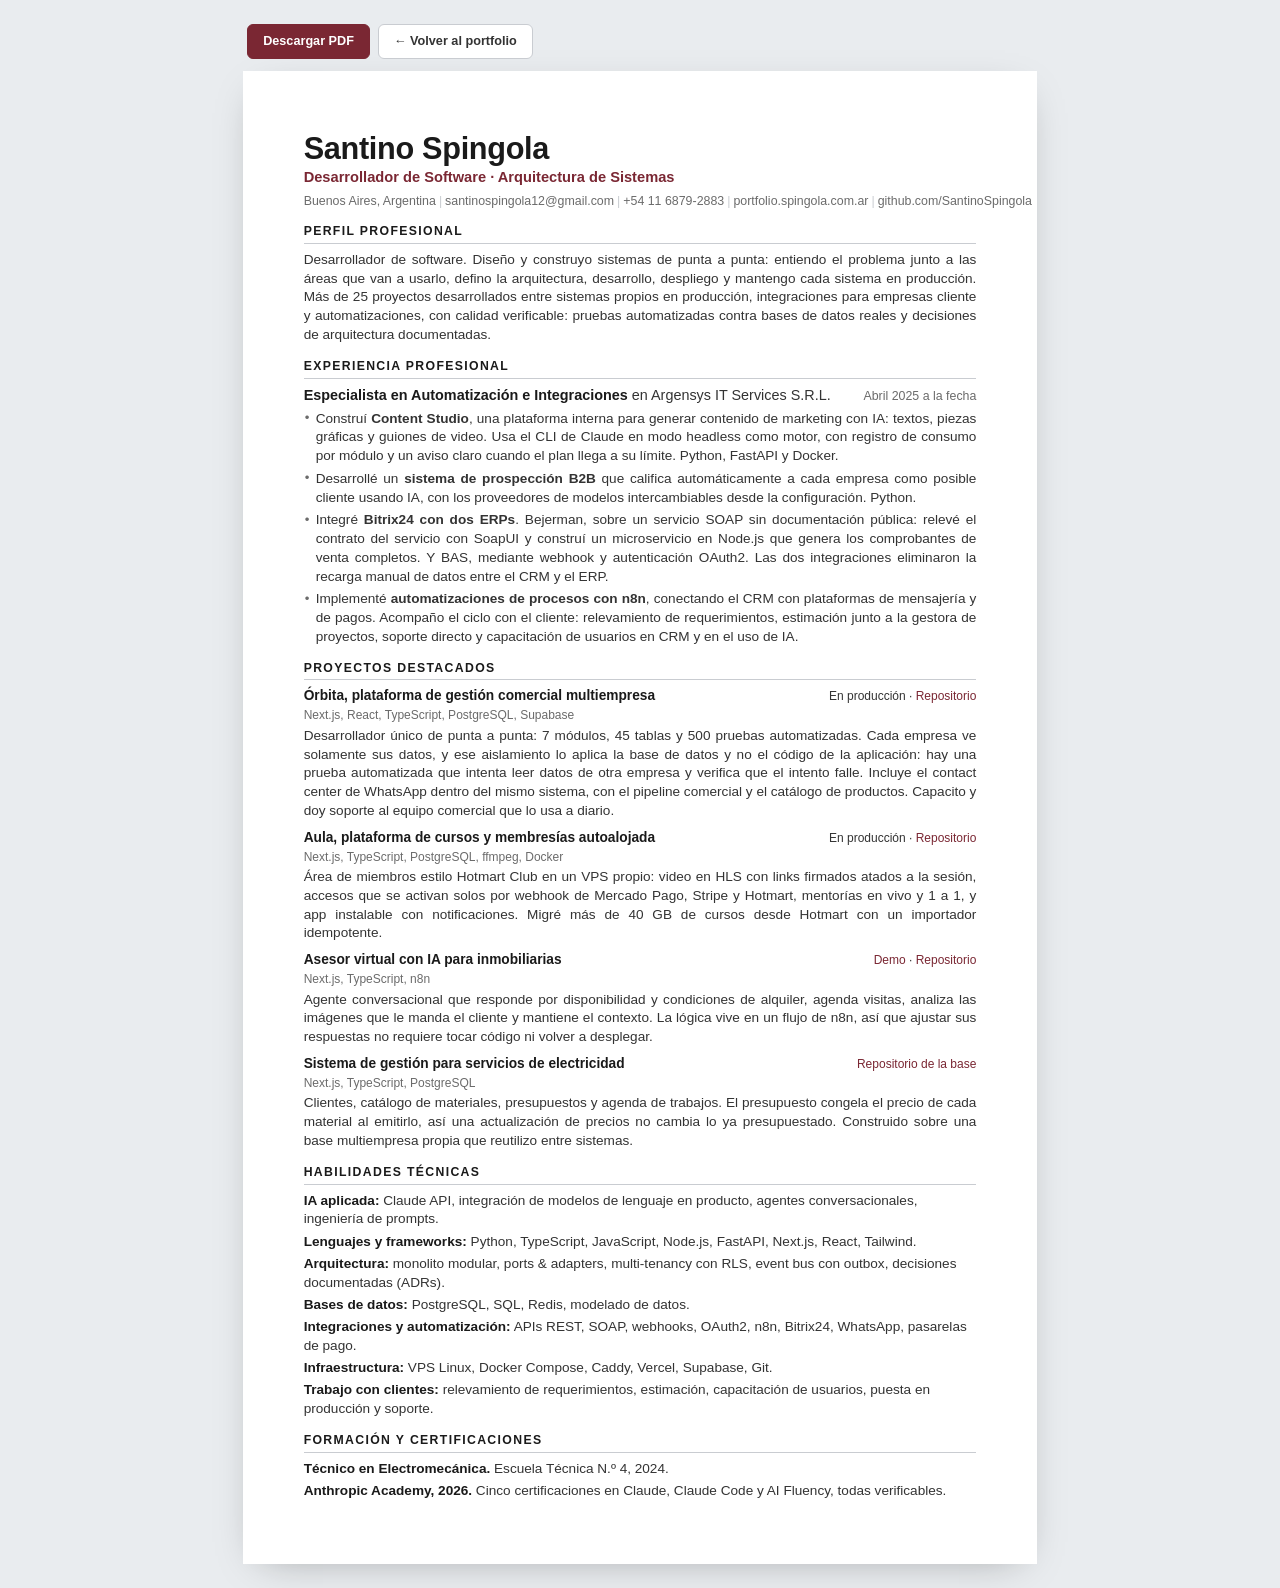
<file: cv/index.html>
<!DOCTYPE html>
<html lang="es">
<head>
<meta charset="UTF-8">
<meta name="viewport" content="width=device-width, initial-scale=1.0">
<meta name="robots" content="noindex, nofollow">
<title>CV — Santino Spingola</title>
<style>
  @page { size: A4; margin: 12mm 13mm; }

  :root{
    --ink:#1a1a1a;
    --body:#333333;
    --mute:#6b6b6b;
    --rule:#c9ccd1;
    --accent:#7a2733;
  }

  *{margin:0;padding:0;box-sizing:border-box;}

  body{
    font-family:"Calibri","Carlito","Inter","Segoe UI",Arial,sans-serif;
    color:var(--body);
    background:#e9ecef;
    font-size:10.2pt;
    line-height:1.38;
    -webkit-font-smoothing:antialiased;
  }

  .sheet{
    max-width:210mm; margin:24px auto; background:#fff;
    padding:16mm 16mm; box-shadow:0 10px 40px -18px rgba(0,0,0,.35);
  }

  /* ---------- Encabezado ---------- */
  header{ margin-bottom:12px; }
  h1{
    font-size:23pt; font-weight:700; color:var(--ink);
    letter-spacing:-.01em; line-height:1.1;
  }
  .role{
    font-size:11pt; color:var(--accent); font-weight:600;
    margin-top:1px; margin-bottom:6px;
  }
  .contact{ font-size:9.3pt; color:var(--mute); text-align:left; }
  .contact a{ white-space:nowrap; }
  .contact a{ color:var(--mute); text-decoration:none; }
  .contact a:hover{ text-decoration:underline; }
  .contact .sep{ margin:0 3px; color:var(--rule); }

  /* ---------- Secciones ---------- */
  section{ margin-top:13px; }
  h2{
    font-size:9.2pt; font-weight:700; color:var(--ink);
    letter-spacing:.11em; text-transform:uppercase;
    border-bottom:1px solid var(--rule);
    padding-bottom:3px; margin-bottom:7px;
  }

  p{ text-align:justify; }

  /* ---------- Experiencia ---------- */
  .job-head{
    display:flex; justify-content:space-between;
    align-items:baseline; gap:14px; margin-bottom:4px;
  }
  .job-title{ font-size:10.8pt; font-weight:700; color:var(--ink); }
  .job-org{ font-weight:400; color:var(--body); }
  .job-date{
    font-size:9.3pt; color:var(--mute); white-space:nowrap;
    font-variant-numeric:tabular-nums;
  }

  ul{ list-style:none; }
  li{
    position:relative; padding-left:12px;
    margin-bottom:4px; text-align:justify;
  }
  li::before{
    content:"•"; position:absolute; left:1px; top:-.05em;
    color:var(--mute); font-size:10pt;
  }

  /* ---------- Proyectos ---------- */
  .proj{ margin-bottom:8px; }
  .proj:last-child{ margin-bottom:0; }
  .proj-head{
    display:flex; justify-content:space-between;
    align-items:baseline; gap:12px; flex-wrap:wrap;
  }
  .proj-name{ font-size:10.3pt; font-weight:700; color:var(--ink); }
  .proj-links{ font-size:9pt; white-space:nowrap; }
  .proj-links a{ color:var(--accent); text-decoration:none; }
  .proj-links a:hover{ text-decoration:underline; }
  .proj-stack{ font-size:9pt; color:var(--mute); margin:1px 0 3px; text-align:left; }

  /* ---------- Habilidades y formación ---------- */
  .skill{ margin-bottom:3.5px; text-align:left; }
  .skill-label{ font-weight:700; color:var(--ink); }
  .row{ margin-bottom:3px; text-align:left; }
  .row b{ color:var(--ink); font-weight:700; }

  /* ---------- Barra de acciones (solo pantalla) ---------- */
  .actions{
    max-width:210mm; margin:24px auto -12px; padding:0 4px;
    display:flex; gap:8px; flex-wrap:wrap;
  }
  .actions a{
    font-size:9.5pt; font-weight:600; text-decoration:none;
    padding:8px 15px; border-radius:6px;
    border:1px solid var(--rule); color:var(--body); background:#fff;
  }
  .actions a.primary{ background:var(--accent); border-color:var(--accent); color:#fff; }
  @media print{ .actions{ display:none !important; } }

  @media print{
    body{ background:#fff; font-size:9.1pt; line-height:1.29; }
    .sheet{ box-shadow:none; margin:0; padding:0; max-width:none; }
    h1{ font-size:20pt; }
    header{ margin-bottom:10px; }
    section{ margin-top:9px; }
    h2{ break-after:avoid; margin-bottom:5px; font-size:8.8pt; }
    li{ margin-bottom:3px; }
    .proj{ margin-bottom:6px; break-inside:avoid; }
    .proj-stack{ margin:0 0 2px; }
    .skill{ margin-bottom:3px; }
    a{ color:inherit; }
    .proj-links a{ color:var(--accent); }
  }
</style>
</head>
<body>
<div class="actions">
  <a class="primary" href="CV-Santino-Spingola.pdf" download>Descargar PDF</a>
  <a href="https://portfolio.spingola.com.ar">← Volver al portfolio</a>
</div>
<div class="sheet">

  <header>
    <h1>Santino Spingola</h1>
    <p class="role">Desarrollador de Software · Arquitectura de Sistemas</p>
    <p class="contact">
      Buenos&nbsp;Aires,&nbsp;Argentina<span class="sep">|</span><a
        href="mailto:santinospingola12@gmail.com">santinospingola12@gmail.com</a><span class="sep">|</span><a
        href="tel:+541168792883">+54 11 6879-2883</a><span class="sep">|</span><a
        href="https://portfolio.spingola.com.ar">portfolio.spingola.com.ar</a><span class="sep">|</span><a
        href="https://github.com/SantinoSpingola">github.com/SantinoSpingola</a>
    </p>
  </header>

  <section>
    <h2>Perfil profesional</h2>
    <p>Desarrollador de software. Diseño y construyo sistemas de punta a punta: entiendo el problema junto a las
      áreas que van a usarlo, defino la arquitectura, desarrollo, despliego y mantengo cada sistema en producción.
      Más de 25 proyectos desarrollados entre sistemas propios en producción, integraciones para empresas cliente y
      automatizaciones, con calidad verificable: pruebas automatizadas contra bases de datos reales y decisiones de
      arquitectura documentadas.</p>
  </section>

  <section>
    <h2>Experiencia profesional</h2>
    <div class="job-head">
      <p class="job-title">Especialista en Automatización e Integraciones <span class="job-org">en Argensys IT Services
          S.R.L.</span></p>
      <span class="job-date">Abril 2025 a la fecha</span>
    </div>
    <ul>
      <li>Construí <b>Content Studio</b>, una plataforma interna para generar contenido de marketing con IA: textos,
        piezas gráficas y guiones de video. Usa el CLI de Claude en modo headless como motor, con registro de consumo
        por módulo y un aviso claro cuando el plan llega a su límite. Python, FastAPI y Docker.</li>
      <li>Desarrollé un <b>sistema de prospección B2B</b> que califica automáticamente a cada empresa como posible
        cliente usando IA, con los proveedores de modelos intercambiables desde la configuración. Python.</li>
      <li>Integré <b>Bitrix24 con dos ERPs</b>. Bejerman, sobre un servicio SOAP sin documentación pública: relevé el
        contrato del servicio con SoapUI y construí un microservicio en Node.js que genera los comprobantes de venta
        completos. Y BAS, mediante webhook y autenticación OAuth2. Las dos integraciones eliminaron la recarga manual de
        datos entre el CRM y el ERP.</li>
      <li>Implementé <b>automatizaciones de procesos con n8n</b>, conectando el CRM con plataformas de mensajería y de
        pagos. Acompaño el ciclo con el cliente: relevamiento de requerimientos, estimación junto a la gestora de
        proyectos, soporte directo y capacitación de usuarios en CRM y en el uso de IA.</li>
    </ul>
  </section>

  <section>
    <h2>Proyectos destacados</h2>

    <div class="proj">
      <div class="proj-head">
        <span class="proj-name">Órbita, plataforma de gestión comercial multiempresa</span>
        <span class="proj-links">En producción · <a href="https://github.com/SantinoSpingola/orbita-crm">Repositorio</a></span>
      </div>
      <p class="proj-stack">Next.js, React, TypeScript, PostgreSQL, Supabase</p>
      <p>Desarrollador único de punta a punta: 7 módulos, 45 tablas y 500 pruebas automatizadas. Cada empresa ve
        solamente sus datos, y ese aislamiento lo aplica la base de datos y no el código de la aplicación: hay una
        prueba automatizada que intenta leer datos de otra empresa y verifica que el intento falle. Incluye el contact
        center de WhatsApp dentro del mismo sistema, con el pipeline comercial y el catálogo de productos. Capacito y
        doy soporte al equipo comercial que lo usa a diario.</p>
    </div>

    <div class="proj">
      <div class="proj-head">
        <span class="proj-name">Aula, plataforma de cursos y membresías autoalojada</span>
        <span class="proj-links">En producción · <a href="https://github.com/SantinoSpingola/aula-plataforma-cursos">Repositorio</a></span>
      </div>
      <p class="proj-stack">Next.js, TypeScript, PostgreSQL, ffmpeg, Docker</p>
      <p>Área de miembros estilo Hotmart Club en un VPS propio: video en HLS con links firmados atados a la sesión,
        accesos que se activan solos por webhook de Mercado Pago, Stripe y Hotmart, mentorías en vivo y 1 a 1, y app
        instalable con notificaciones. Migré más de 40 GB de cursos desde Hotmart con un importador idempotente.</p>
    </div>

    <div class="proj">
      <div class="proj-head">
        <span class="proj-name">Asesor virtual con IA para inmobiliarias</span>
        <span class="proj-links"><a href="https://sistema-inmobiliarias.vercel.app">Demo</a> · <a
            href="https://github.com/SantinoSpingola/argensys-chatbot">Repositorio</a></span>
      </div>
      <p class="proj-stack">Next.js, TypeScript, n8n</p>
      <p>Agente conversacional que responde por disponibilidad y condiciones de alquiler, agenda visitas, analiza las
        imágenes que le manda el cliente y mantiene el contexto. La lógica vive en un flujo de n8n, así que ajustar sus
        respuestas no requiere tocar código ni volver a desplegar.</p>
    </div>

    <div class="proj">
      <div class="proj-head">
        <span class="proj-name">Sistema de gestión para servicios de electricidad</span>
        <span class="proj-links"><a href="https://github.com/SantinoSpingola/gestion-starter">Repositorio de la
            base</a></span>
      </div>
      <p class="proj-stack">Next.js, TypeScript, PostgreSQL</p>
      <p>Clientes, catálogo de materiales, presupuestos y agenda de trabajos. El presupuesto congela el precio de cada
        material al emitirlo, así una actualización de precios no cambia lo ya presupuestado. Construido sobre una base
        multiempresa propia que reutilizo entre sistemas.</p>
    </div>
  </section>

  <section>
    <h2>Habilidades técnicas</h2>
    <p class="skill"><span class="skill-label">IA aplicada:</span> Claude API, integración de modelos de lenguaje en
      producto, agentes conversacionales, ingeniería de prompts.</p>
    <p class="skill"><span class="skill-label">Lenguajes y frameworks:</span> Python, TypeScript, JavaScript, Node.js,
      FastAPI, Next.js, React, Tailwind.</p>
    <p class="skill"><span class="skill-label">Arquitectura:</span> monolito modular, ports &amp; adapters,
      multi-tenancy con RLS, event bus con outbox, decisiones documentadas (ADRs).</p>
    <p class="skill"><span class="skill-label">Bases de datos:</span> PostgreSQL, SQL, Redis, modelado de datos.</p>
    <p class="skill"><span class="skill-label">Integraciones y automatización:</span> APIs REST, SOAP, webhooks, OAuth2,
      n8n, Bitrix24, WhatsApp, pasarelas de pago.</p>
    <p class="skill"><span class="skill-label">Infraestructura:</span> VPS Linux, Docker Compose, Caddy, Vercel,
      Supabase, Git.</p>
    <p class="skill"><span class="skill-label">Trabajo con clientes:</span> relevamiento de requerimientos, estimación,
      capacitación de usuarios, puesta en producción y soporte.</p>
  </section>

  <section>
    <h2>Formación y certificaciones</h2>
    <p class="row"><b>Técnico en Electromecánica.</b> Escuela Técnica N.º 4, 2024.</p>
    <p class="row"><b>Anthropic Academy, 2026.</b> Cinco certificaciones en Claude, Claude Code y AI Fluency, todas
      verificables.</p>
  </section>

</div>
</body>
</html>
</file>
<file: styles/main.css>
/* ============================================================
   SANTINO SPINGOLA — Portfolio
   Direction: brutalist wide type · electric violet · 3D project list
   Modes:    ultra (#4801FF) · night (#000) · light (#F2F2F2)
   Font:     Archivo — wdth 125 / wght 900 (display) · wdth 100 (body)
   ============================================================ */

:root {
  --bg:       #4801FF;
  --fg:       #F2F2F2;
  --title:    #000;
  --stroke:   #000;
  --select:   #000;

  --wide:  'Archivo', 'Arial Black', sans-serif;
  --body:  'Archivo', 'Helvetica Neue', Arial, sans-serif;

  --gut:   clamp(16px, 4.7vw, 48px);
  --info-h: 88px;          /* alto del bloque de info fijo abajo */
  --ease:  cubic-bezier(.075, .82, .165, 1);
}

html[data-mode="night"] {
  --bg:     #000;
  --fg:     #F2F2F2;
  --title:  transparent;
  --stroke: #F2F2F2;
  --select: #333;
}

html[data-mode="light"] {
  --bg:     #F2F2F2;
  --fg:     #151515;
  --title:  #151515;
  --stroke: #151515;
  --select: #CCC;
}

/* RESET */
*, *::before, *::after { margin:0; padding:0; box-sizing:border-box; }
html { -webkit-text-size-adjust:100%; }
body {
  min-height:100vh;
  background:var(--bg);
  color:var(--fg);
  font-family:var(--body);
  font-size:14px;
  font-weight:400;
  line-height:1.15;
  font-variation-settings:"wdth" 100;
  -webkit-font-smoothing:antialiased;
  -moz-osx-font-smoothing:grayscale;
  overflow-x:hidden;
  transition:background-color .6s, color .6s;
}
body.panel-open { overflow:hidden; }
::selection { background:var(--select); color:#fff; }
a { color:inherit; text-decoration:none; }
ul { list-style:none; }
button { font:inherit; color:inherit; background:none; border:0; cursor:pointer; }
strong { font-weight:600; }
code { font-family:ui-monospace, 'SFMono-Regular', Consolas, monospace; font-size:.92em; }
:focus-visible { outline:2px solid var(--fg); outline-offset:3px; }

.sr-only {
  position:absolute; width:1px; height:1px; overflow:hidden;
  clip:rect(0 0 0 0); white-space:nowrap;
}
.skip-link {
  position:fixed; top:12px; left:12px; z-index:200;
  padding:.6rem 1rem; background:var(--fg); color:var(--bg); font-weight:600;
  transform:translateY(-200%); transition:transform .2s;
}
.skip-link:focus { transform:none; }

/* ============================================================
   LOGO — fijo abajo a la izquierda, sobre el bloque de info
   ============================================================ */
.logo {
  position:fixed;
  left:var(--gut);
  bottom:calc(var(--info-h) + 22px);
  z-index:20;
  display:flex; flex-direction:column;
  font-family:var(--wide);
  font-variation-settings:"wdth" 125;
  font-weight:800;
  font-size:40px;
  line-height:34px;
  text-transform:uppercase;
  color:#fff;
  transition:opacity .5s;
}
html[data-mode="light"] .logo { color:#151515; }
.slide { display:block; overflow:hidden; padding-top:4px; margin-top:-4px; }
.slide > span { display:block; transition:transform 1.2s var(--ease); }
.intro .slide > span { transform:translateY(110%); }
.slide:nth-child(2) > span { transition-delay:.08s; }

/* ============================================================
   STAGE — lista de proyectos en perspectiva
   ============================================================ */
.stage {
  position:relative;
  display:flex;
  justify-content:flex-end;
  min-height:100vh;
  padding:5vw 5vw calc(7.5vw + var(--info-h)) 0;
  perspective:100vw;
  perspective-origin:50% var(--po-y, 25%);
  transition:opacity .8s;
}
.projects {
  position:relative;
  width:95%;
  text-align:right;
  transform-style:preserve-3d;
}
.project { transform-style:preserve-3d; cursor:pointer; }
.project-box {
  transform:rotateY(-45deg) translateZ(0);
  transform-origin:right center;
  transform-style:preserve-3d;
  will-change:transform;
  transition:transform 1.5s var(--ease), opacity 1.2s var(--ease);
}
.project:hover .project-box,
.project:focus-within .project-box { transform:rotateY(-35deg) translateZ(0); transition-duration:1s; }
.project.is-selected .project-box { transform:rotateY(0deg) translateZ(0); }

.intro .project-box { opacity:0; transform:rotateY(-80deg) translateZ(0); }
.project:nth-child(1) .project-box { transition-delay:.05s; }
.project:nth-child(2) .project-box { transition-delay:.10s; }
.project:nth-child(3) .project-box { transition-delay:.15s; }
.project:nth-child(4) .project-box { transition-delay:.20s; }
.project:nth-child(5) .project-box { transition-delay:.25s; }
.project:nth-child(6) .project-box { transition-delay:.30s; }
.project:nth-child(7) .project-box { transition-delay:.35s; }
.project:nth-child(8) .project-box { transition-delay:.40s; }
body:not(.intro) .project:hover .project-box { transition-delay:0s; }

.projects a {
  position:relative;
  display:inline;
  font-family:var(--wide);
  font-variation-settings:"wdth" 125;
  font-weight:900;
  font-size:9.6vw;
  letter-spacing:.01em;
  line-height:.9em;
  text-transform:uppercase;
  color:var(--title);
  -webkit-text-stroke:3px var(--stroke);
  transition:color .5s;
}

/* hover — el título queda en contorno */
.projects.is-hovering .project:hover a,
.project a:focus-visible { color:transparent; transition-duration:.3s; }
html[data-mode="night"] .projects.is-hovering .project:hover a,
html[data-mode="night"] .project a:focus-visible { color:var(--fg); }
.project.is-selected a { color:transparent; }
html[data-mode="night"] .project.is-selected a { color:var(--fg); }
.project a:focus-visible { outline:none; }

/* dato chico a la izquierda + barra inclinada */
.projects a::before {
  content:attr(data-info);
  position:absolute;
  top:3.7em;
  left:-250px;
  width:200px;
  font-family:var(--body);
  font-variation-settings:"wdth" 100;
  font-size:.7vw;
  font-weight:500;
  letter-spacing:0;
  line-height:1em;
  text-align:right;
  text-transform:none;
  color:var(--stroke);
  -webkit-text-stroke:0;
  pointer-events:none;
}
.projects a::after {
  content:"";
  position:absolute;
  top:.23em;
  left:-.3em;
  width:2px;
  height:.85em;
  background:var(--stroke);
  transform:rotate(25deg);
  pointer-events:none;
}

/* ============================================================
   INFO — bloque fijo abajo
   ============================================================ */
.info {
  position:fixed;
  left:var(--gut);
  right:var(--gut);
  bottom:0;
  z-index:20;
  display:grid;
  grid-template-columns:auto auto auto 1fr auto auto;
  column-gap:2.4vw;
  align-items:end;
  padding-bottom:12px;
  transition:opacity .5s;
}
.info-col li { line-height:16px; }
.info-col a strong { transition:opacity .25s; }
.info-col a:hover strong { opacity:.6; }
.info-nav { padding-left:1.8vw; }
.info-nav span, .info-social span, .panel-nav span {
  display:inline-block; width:24px; font-size:10px;
}
.info-social { justify-self:end; padding-right:6vw; }
.info-status { display:flex; flex-direction:column; line-height:16px; }
.info-status span:first-child { opacity:.9; }
.live-dot {
  display:inline-block; width:7px; height:7px; margin-right:6px;
  border-radius:50%; background:currentColor;
  animation:pulse 2s ease-in-out infinite;
  vertical-align:1px;
}
@keyframes pulse { 50% { opacity:.25; } }

.modes { display:flex; gap:8px; align-self:end; padding-bottom:3px; }
.mode {
  position:relative; width:12px; height:12px; border-radius:50%;
  border:1px solid var(--fg);
  transition:transform .3s var(--ease);
}
.mode::after { content:""; position:absolute; inset:2px; border-radius:50%; }
.mode[data-mode="ultra"]::after { background:#4801FF; }
.mode[data-mode="night"]::after { background:#000; }
.mode[data-mode="light"]::after { background:#F2F2F2; }
.mode:hover { transform:scale(1.25); }
.mode.is-active { transform:scale(1.25); box-shadow:0 0 0 2px var(--bg), 0 0 0 3px var(--fg); }

.copyright {
  grid-column:1 / -1;
  margin-top:22px;
  font-size:10px;
  opacity:.8;
}

/* ============================================================
   PANEL — sobre mí y casos
   ============================================================ */
.panel {
  position:fixed;
  inset:0;
  z-index:50;
  overflow-y:auto;
  overscroll-behavior:contain;
  padding:0 var(--gut) 12vh;
  visibility:hidden;
  opacity:0;
  transition:opacity .6s, visibility 0s .6s;
}
.panel-open .panel { visibility:visible; opacity:1; transition:opacity .6s; }
.panel-open .stage { opacity:.1; }
.panel-open .logo,
.panel-open .info { opacity:0; pointer-events:none; }

.panel-top {
  position:sticky; top:0; z-index:2;
  display:grid;
  grid-template-columns:1fr 1fr 1fr;
  align-items:start;
  padding:30px 0 22px;
  margin-bottom:5vw;
}
.panel-logo {
  display:flex; flex-direction:column;
  font-family:var(--wide);
  font-variation-settings:"wdth" 125;
  font-weight:800;
  font-size:40px;
  line-height:34px;
  text-transform:uppercase;
  color:#fff;
}
html[data-mode="light"] .panel-logo { color:#151515; }
.panel-nav { display:flex; flex-direction:column; align-self:end; line-height:16px; }
.panel-nav a { position:relative; width:max-content; }
.panel-nav a[aria-current="true"] strong::after {
  content:""; position:absolute; left:calc(100% + 12px); top:50%;
  width:30px; height:1px; background:currentColor;
}
.panel-close {
  justify-self:end;
  position:relative; width:22px; height:22px;
}
.panel-close::before, .panel-close::after {
  content:""; position:absolute; left:50%; top:50%;
  width:26px; height:2px; background:currentColor;
  transform:translate(-50%, -50%) rotate(45deg);
  transition:transform .4s var(--ease);
}
.panel-close::after { transform:translate(-50%, -50%) rotate(-45deg); }
.panel-close:hover::before { transform:translate(-50%, -50%) rotate(135deg); }
.panel-close:hover::after  { transform:translate(-50%, -50%) rotate(45deg); }

/* Fondo sólido detrás de la barra superior al scrollear */
.panel-top::before {
  content:""; position:absolute; inset:0 calc(var(--gut) * -1);
  background:var(--bg); z-index:-1;
}

.sheet {
  display:none;
  grid-template-columns:1.15fr 1fr 1fr;
  column-gap:4.5vw;
  align-items:start;
}
.sheet.is-active { display:grid; animation:sheetIn .9s var(--ease) both; }
@keyframes sheetIn { from { opacity:0; transform:translateY(24px); } }

.sheet-lead { max-width:520px; }
.lead {
  font-size:30px;
  font-weight:500;
  line-height:1.2;
  margin-bottom:1.1em;
}
.sheet-lead p {
  font-size:22px;
  line-height:1.5;
  margin-bottom:1em;
}
.sheet-lead p.kicker {
  font-size:14px;
  line-height:1.2;
  margin-bottom:1.4em;
}
.sheet-lead p.links { display:flex; flex-wrap:wrap; gap:.4em 1.6em; font-size:16px; margin-top:1.6em; }

.case-title {
  font-family:var(--wide);
  font-variation-settings:"wdth" 125;
  font-weight:900;
  font-size:clamp(32px, 3.6vw, 56px);
  line-height:.88;
  letter-spacing:.01em;
  text-transform:uppercase;
  color:transparent;
  -webkit-text-stroke:2px var(--fg);
  margin-bottom:.45em;
  overflow-wrap:break-word;
}

.block { margin-bottom:3.2em; }
.block h5 {
  font-size:18px;
  font-weight:500;
  margin-bottom:1.3em;
}
.block h6 {
  font-size:16px;
  font-weight:500;
  margin:1.4em 0 .35em;
}
.block h5 + h6 { margin-top:0; }
.block p, .block li { font-size:14px; line-height:1.3; }
.block li { margin-bottom:.2em; }
.block p.gap { margin-top:1em; }
.block p + ul { margin-top:.8em; }
.block ul li::before { content:"— "; opacity:.6; }
.block .numbers li::before, .block .certs li::before { content:none; }
.numbers li { font-size:14px; margin-bottom:.5em; }
.numbers strong {
  display:inline-block; min-width:2.6em;
  font-family:var(--wide); font-variation-settings:"wdth" 125;
  font-weight:900; font-size:20px;
}
.block .index li::before { content:none; }
.index li { margin:0; border-top:1px solid color-mix(in srgb, var(--fg) 35%, transparent); }
.index li:last-child { border-bottom:1px solid color-mix(in srgb, var(--fg) 35%, transparent); }
.index a {
  display:grid;
  grid-template-columns:28px 1fr auto;
  align-items:baseline;
  column-gap:8px;
  padding:.85em 0;
  transition:padding .4s var(--ease);
}
.index a::after { content:"→"; grid-column:3; grid-row:1; transition:transform .4s var(--ease); }
.index a:hover { padding-left:8px; }
.index a:hover::after { transform:translateX(4px); }
.index span { font-size:10px; }
.index strong { font-size:16px; font-weight:500; }
.index em { grid-column:2; font-style:normal; font-size:13px; opacity:.8; margin-top:.2em; }
.certs li { margin-bottom:.45em; }
.certs a { display:inline-flex; gap:.4em; }
.certs .date { opacity:.75; font-size:12px; }
.note { margin-top:1em; font-size:12px !important; opacity:.8; }

/* Capturas de un caso: ocupan todo el ancho, debajo de las columnas */
.shots {
  grid-column:1 / -1;
  display:grid;
  grid-template-columns:repeat(2, 1fr);
  gap:2vw;
  margin:.5em 0 4em;
}
.shots figure { margin:0; }
.shots img {
  display:block; width:100%; height:auto;
  border:1px solid color-mix(in srgb, var(--fg) 35%, transparent);
}
.shots figcaption { font-size:12px; opacity:.8; margin-top:.7em; }

.u { background:linear-gradient(currentColor, currentColor) 0 100% / 0 1px no-repeat; transition:background-size .4s var(--ease); padding-bottom:1px; }
.u:hover { background-size:100% 1px; }

/* sin JS: todo visible y en flujo */
.no-js .panel { position:static; visibility:visible; opacity:1; overflow:visible; }
.no-js .panel-top { display:none; }
.no-js .sheet { display:grid; margin-bottom:10vw; }
.no-js .logo, .no-js .info { position:static; }

/* ============================================================
   RESPONSIVE
   ============================================================ */
@media (max-width:1320px) {
  .projects a { font-size:8.4vw; -webkit-text-stroke-width:2px; }
  .projects a::before { font-size:10px; }
}

@media (max-width:1024px) {
  .info { grid-template-columns:auto auto auto auto 1fr; }
  .info-social { justify-self:start; padding-right:0; }
  .info-status { display:none; }
  .modes { justify-self:end; }
  .sheet { grid-template-columns:1fr 1fr; }
  .sheet-lead { grid-column:1 / -1; max-width:720px; margin-bottom:3em; }
}

@media (max-width:767px) {
  :root { --info-h:0px; }

  .logo {
    position:absolute; top:24px; bottom:auto;
    font-size:32px; line-height:28px;
  }
  .stage {
    padding:130px var(--gut) 60px 0;
    min-height:auto;
    perspective:900px;
  }
  .projects { width:100%; }
  .project-box { transform:rotateY(-30deg) translateZ(0); }
  .project:hover .project-box { transform:rotateY(-22deg) translateZ(0); }
  .projects a { font-size:11vw; -webkit-text-stroke-width:1px; }
  .projects a::before { display:none; }

  .info {
    position:static;
    grid-template-columns:1fr 1fr;
    row-gap:18px;
    padding:0 0 28px;
    margin:0 var(--gut);
    border-top:1px solid currentColor;
    padding-top:20px;
  }
  .info-nav { padding-left:0; }
  .info-status { display:flex; }
  .modes { grid-column:2; justify-self:start; }
  .copyright { margin-top:6px; }

  .shots { grid-template-columns:1fr; gap:24px; }

  .panel-top { grid-template-columns:1fr auto; padding:20px 0 16px; }
  .panel-logo { font-size:28px; line-height:24px; }
  .panel-nav { display:none; }
  .panel-open .stage { opacity:.05; }
  .sheet { grid-template-columns:1fr; }
  .sheet-lead { margin-bottom:2em; }
  .lead { font-size:22px; }
  .sheet-lead p { font-size:17px; }
}

@media (prefers-reduced-motion:reduce) {
  *, *::before, *::after {
    animation-duration:.01ms !important;
    animation-iteration-count:1 !important;
    transition-duration:.01ms !important;
    transition-delay:0s !important;
  }
}
</file>
